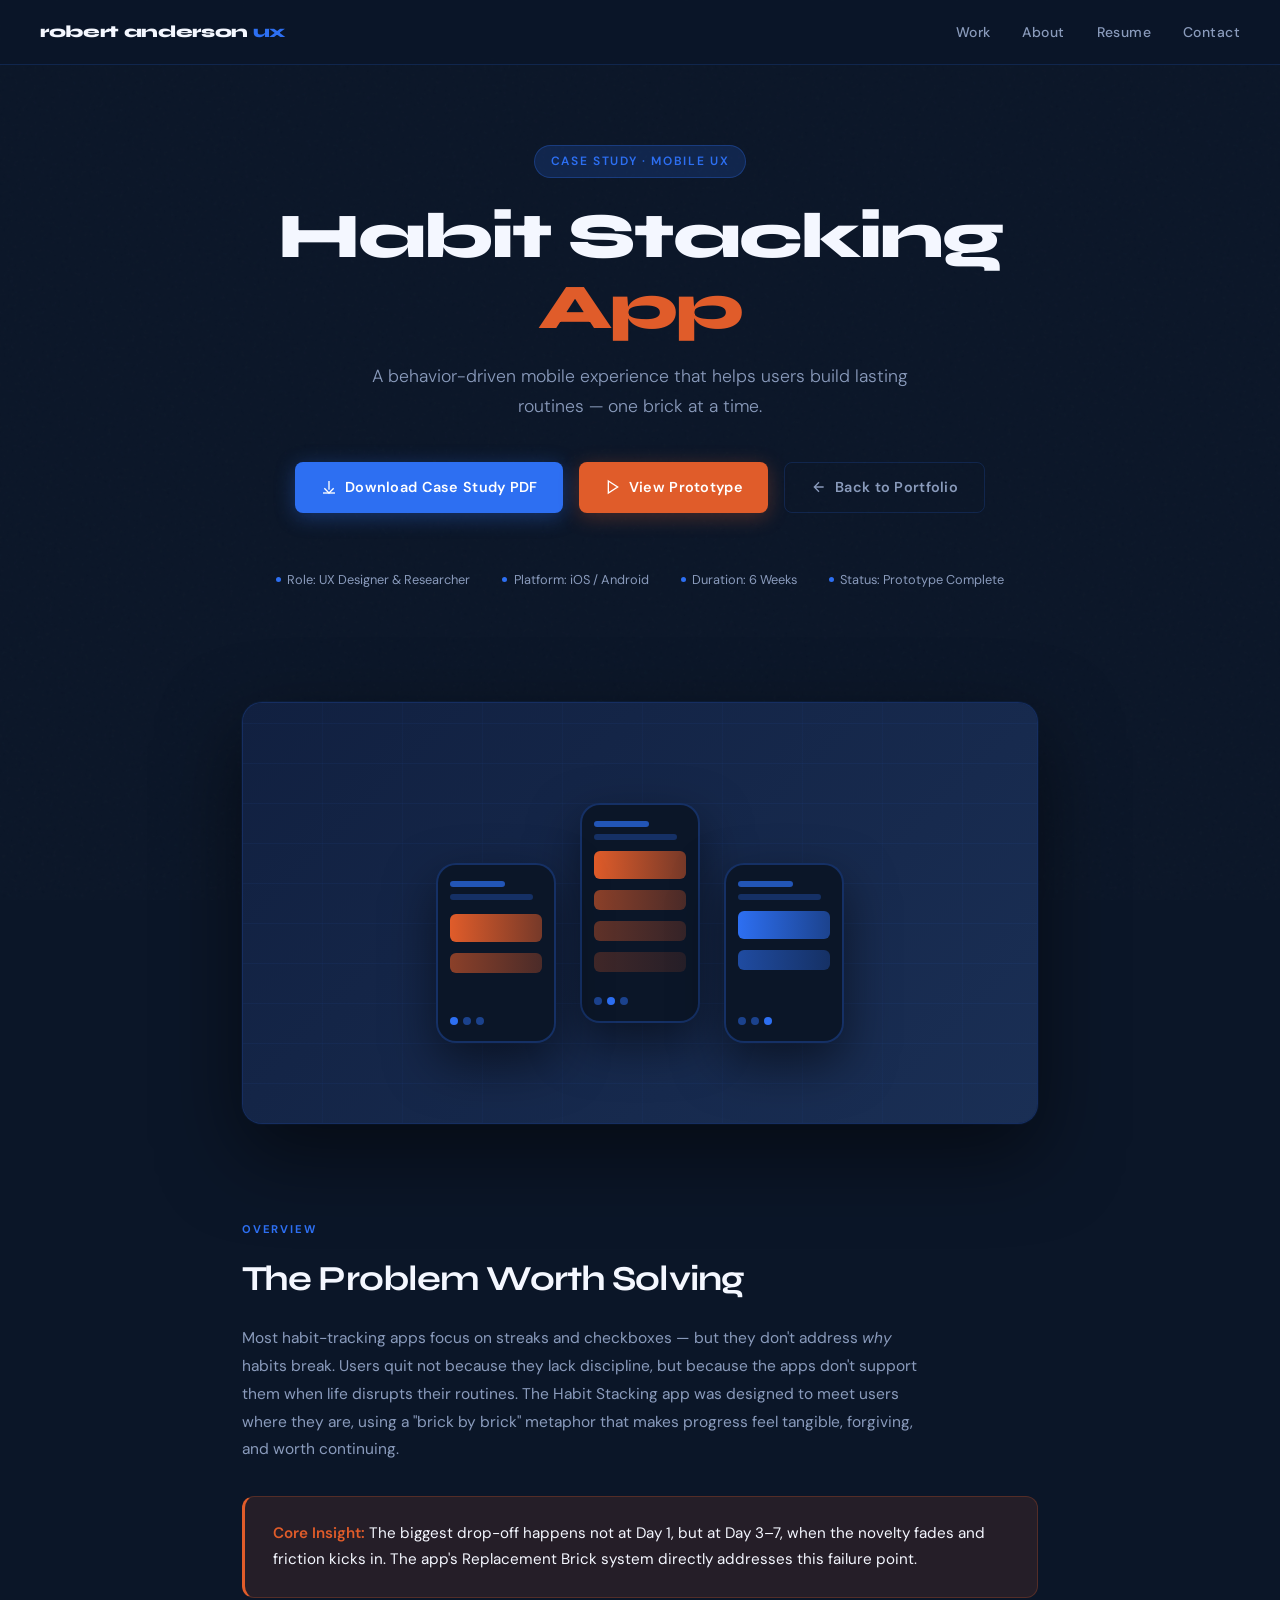
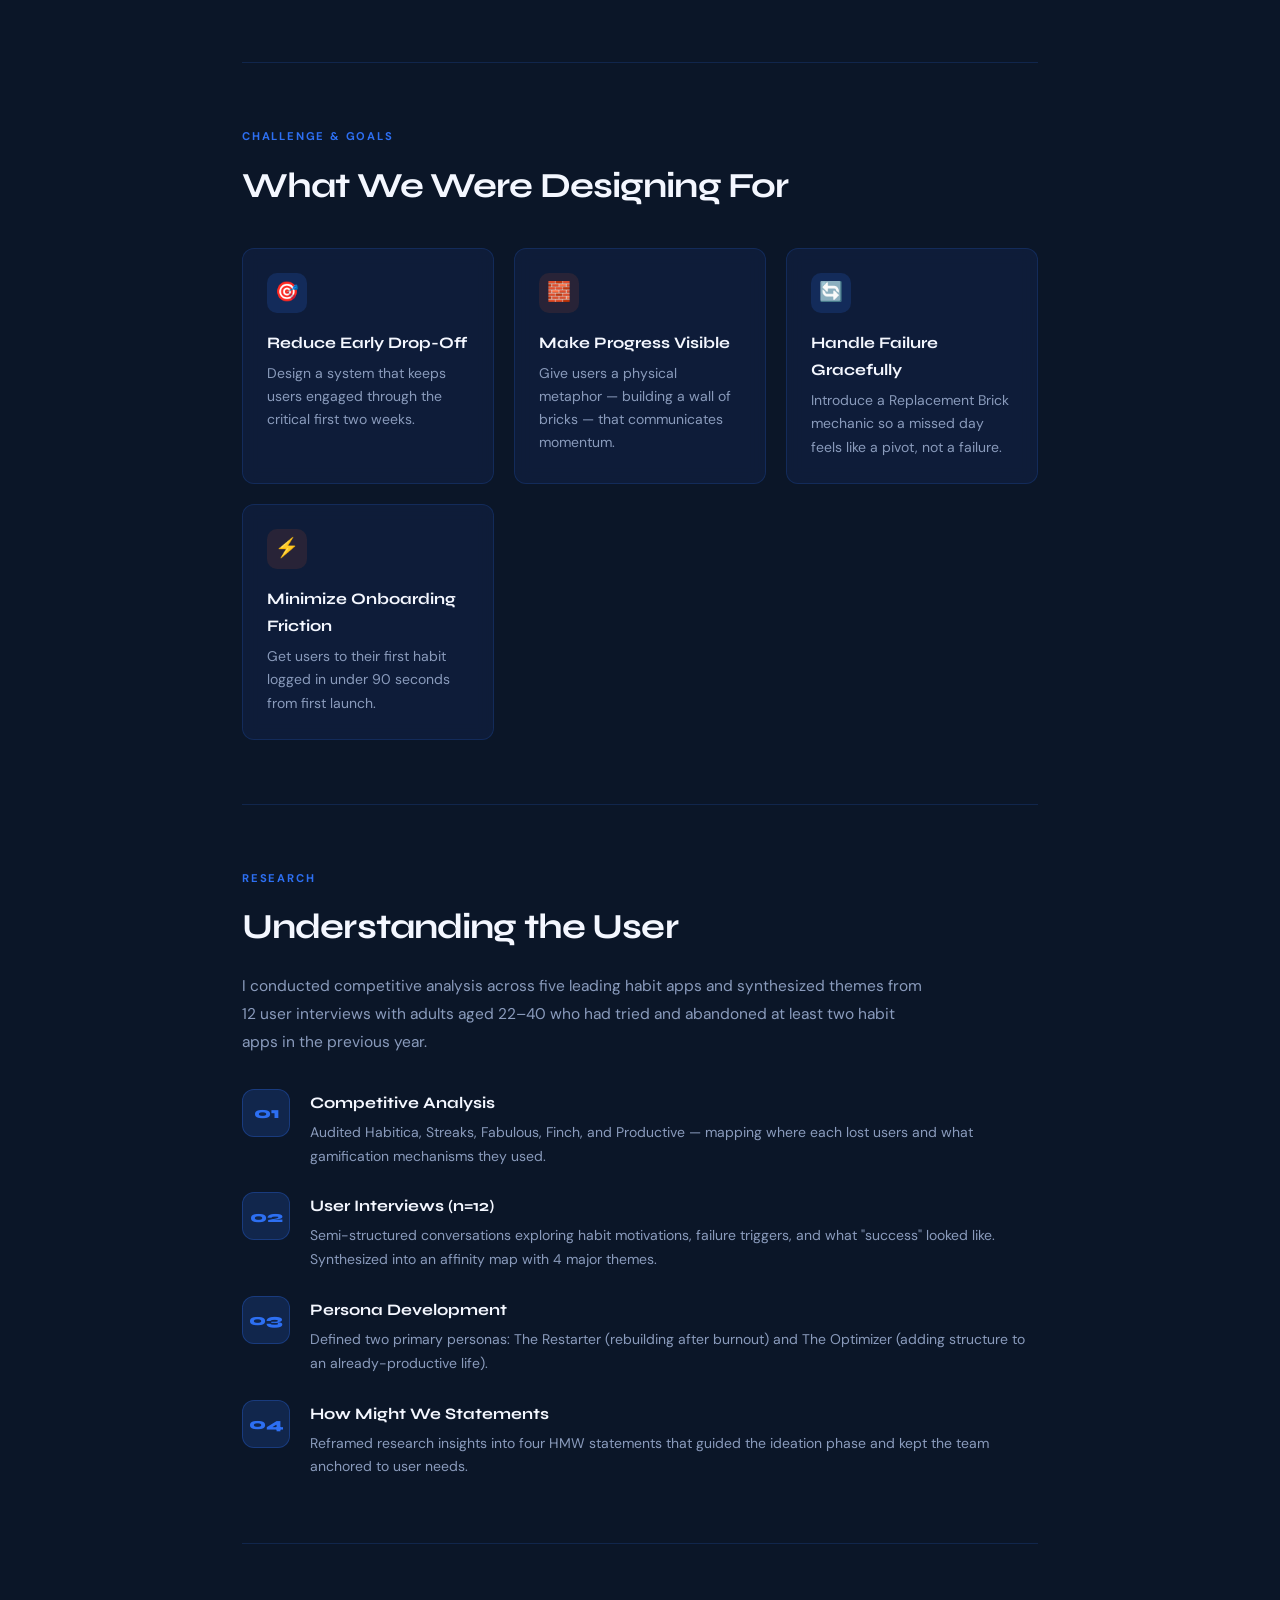
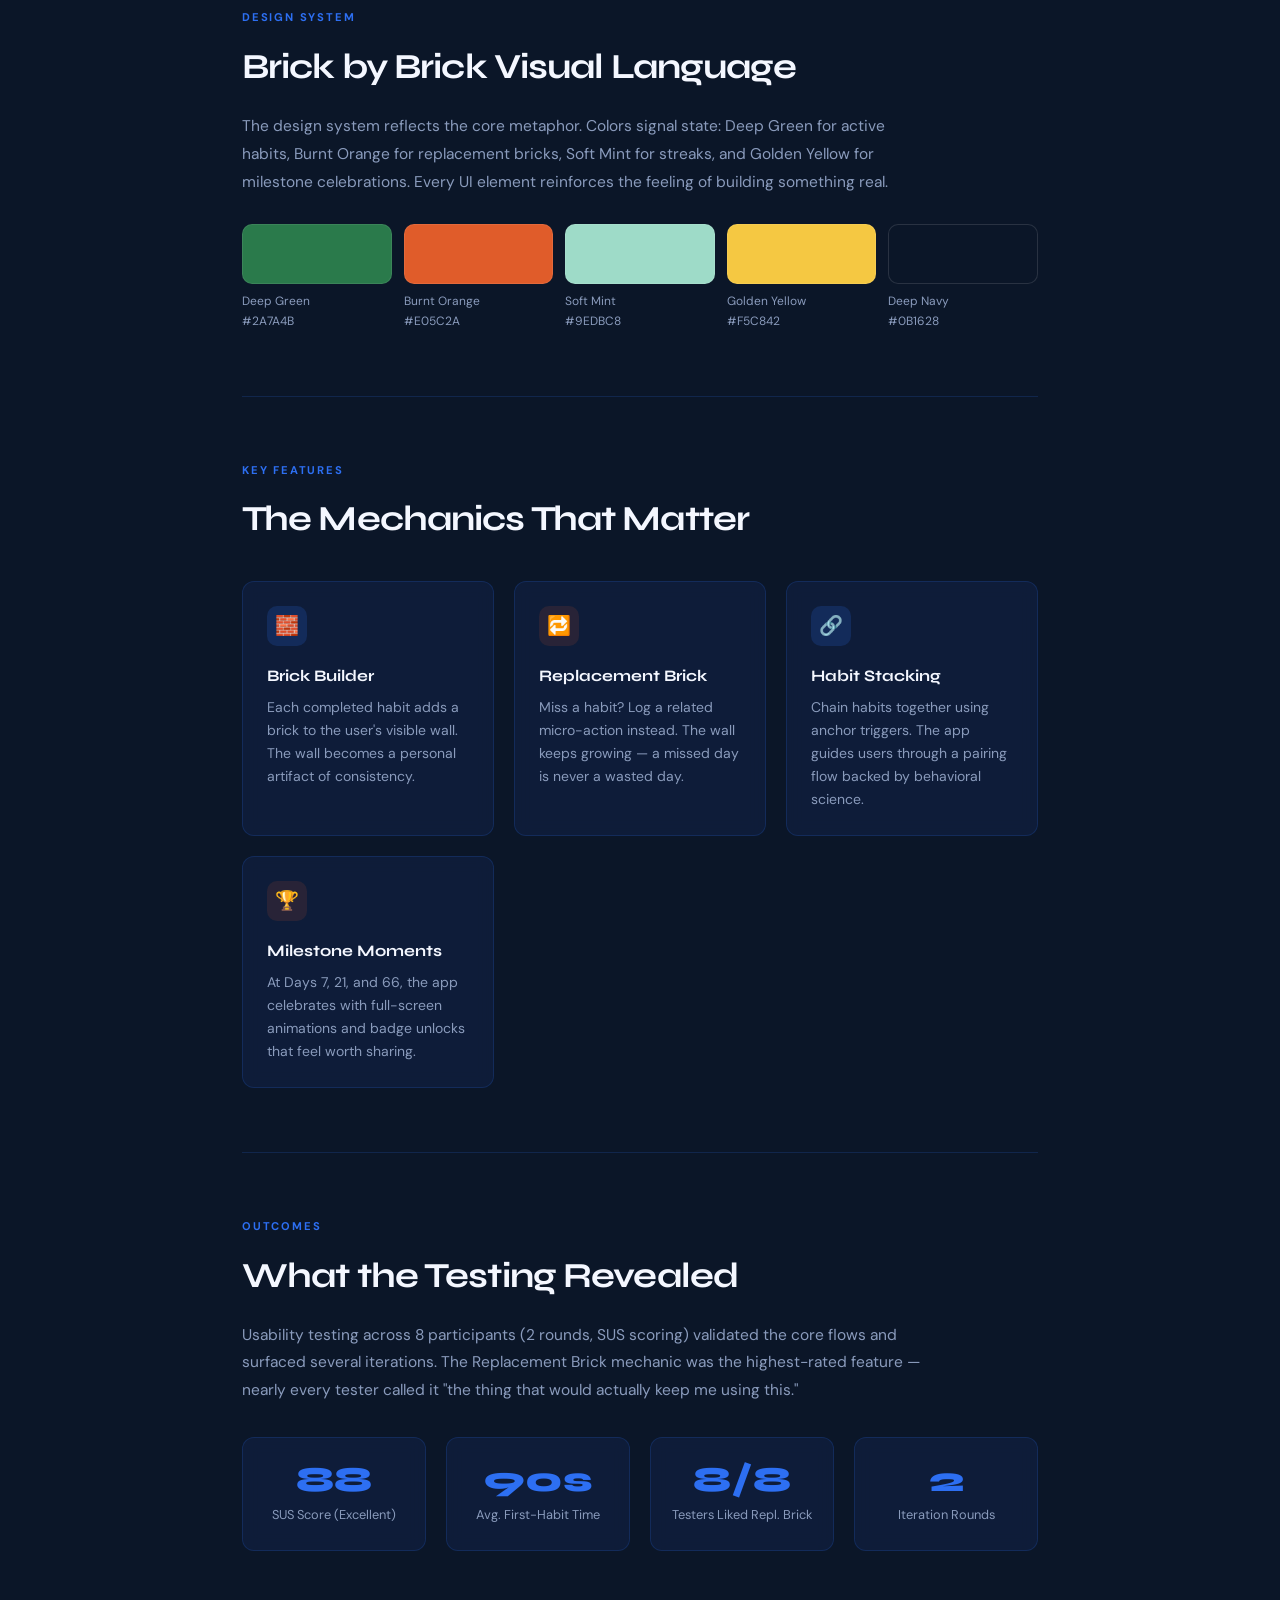
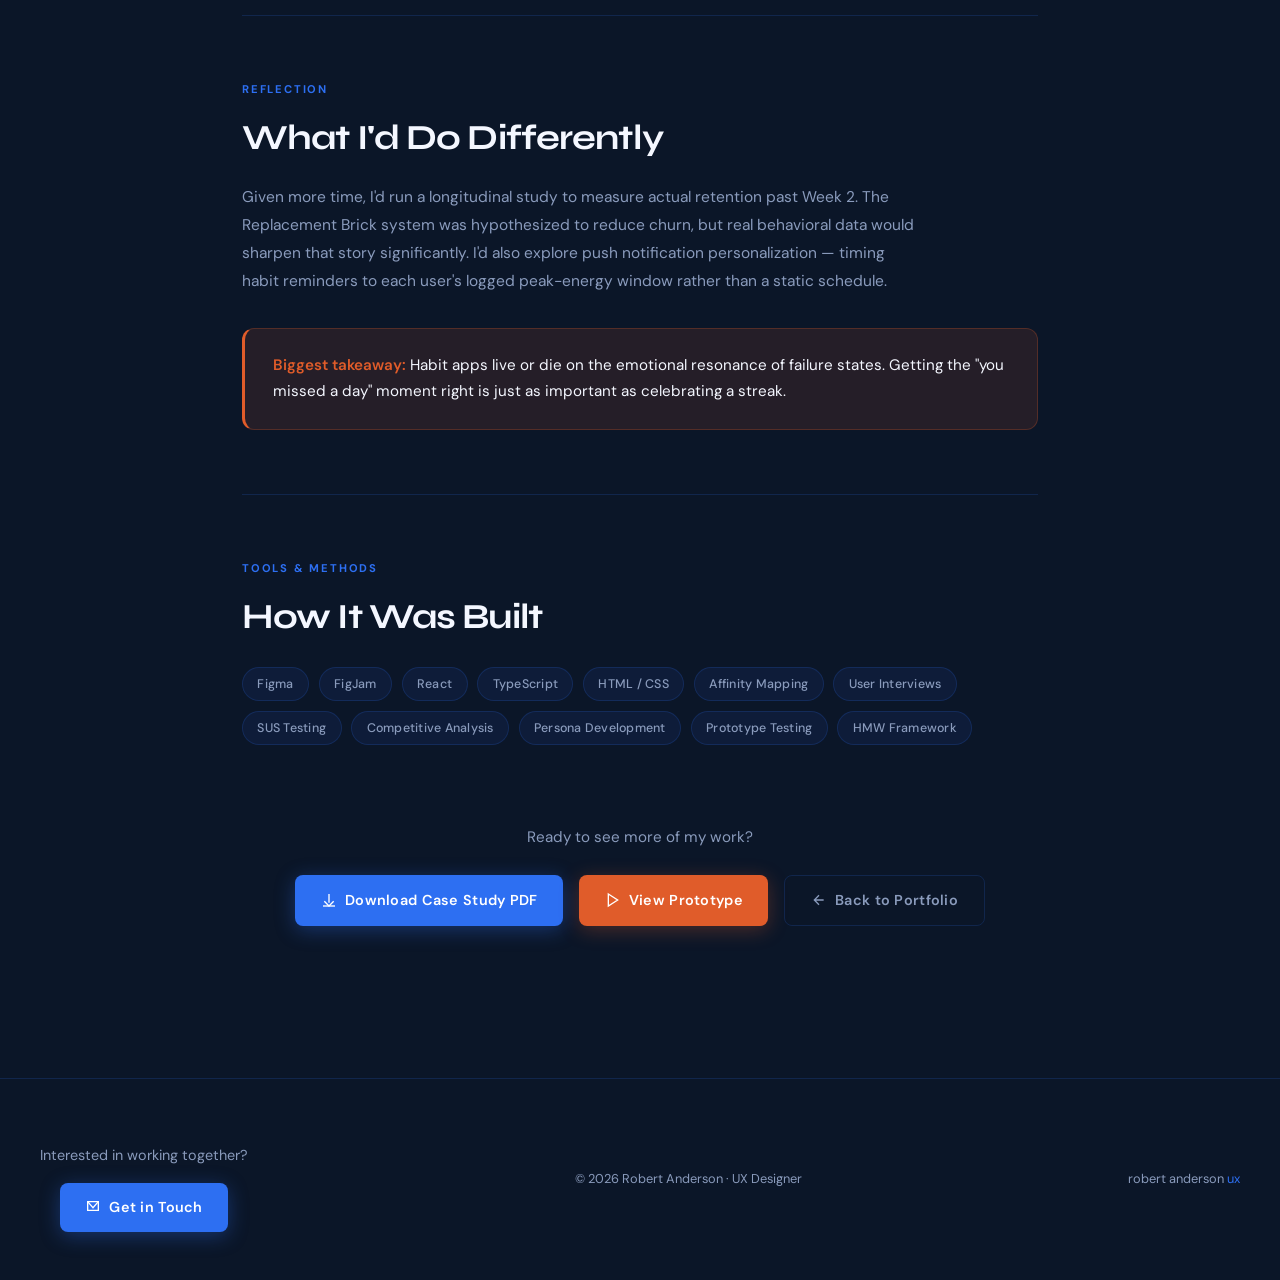
<file: habit-stacking.html>
<!DOCTYPE html>
<html lang="en">
<head>
  <meta charset="UTF-8" />
  <meta name="viewport" content="width=device-width, initial-scale=1.0" />
  <title>Habit Stacking · Robert Anderson UX</title>
  <link rel="preconnect" href="https://fonts.googleapis.com" />
  <link rel="preconnect" href="https://fonts.gstatic.com" crossorigin />
  <link href="https://fonts.googleapis.com/css2?family=Syne:wght@400;600;700;800&family=DM+Sans:ital,wght@0,300;0,400;0,500;1,300&display=swap" rel="stylesheet" />
  <style>
    /* ─── DESIGN TOKENS ─── */
    :root {
      --navy:        #0B1628;
      --navy-mid:    #112040;
      --navy-light:  #1A2F55;
      --electric:    #2D6FF2;
      --electric-glow: rgba(45, 111, 242, 0.18);
      --burnt:       #E05C2A;
      --burnt-light: rgba(224, 92, 42, 0.12);
      --white:       #F4F7FF;
      --muted:       #8A9BBC;
      --card-bg:     rgba(17, 32, 64, 0.7);
      --border:      rgba(45, 111, 242, 0.18);
      --font-display: 'Syne', sans-serif;
      --font-body:    'DM Sans', sans-serif;
      --radius:       12px;
      --radius-lg:    20px;
    }

    /* ─── RESET ─── */
    *, *::before, *::after { box-sizing: border-box; margin: 0; padding: 0; }
    html { scroll-behavior: smooth; }
    body {
      background-color: var(--navy);
      color: var(--white);
      font-family: var(--font-body);
      font-size: 1rem;
      line-height: 1.7;
      overflow-x: hidden;
    }
    img { display: block; max-width: 100%; }
    a { color: inherit; text-decoration: none; }

    /* ─── NOISE TEXTURE OVERLAY ─── */
    body::before {
      content: '';
      position: fixed;
      inset: 0;
      background-image: url("data:image/svg+xml,%3Csvg viewBox='0 0 256 256' xmlns='http://www.w3.org/2000/svg'%3E%3Cfilter id='noise'%3E%3CfeTurbulence type='fractalNoise' baseFrequency='0.9' numOctaves='4' stitchTiles='stitch'/%3E%3C/filter%3E%3Crect width='100%25' height='100%25' filter='url(%23noise)' opacity='0.04'/%3E%3C/svg%3E");
      pointer-events: none;
      z-index: 0;
      opacity: 0.5;
    }

    /* ─── NAV ─── */
    nav {
      position: sticky;
      top: 0;
      z-index: 100;
      display: flex;
      align-items: center;
      justify-content: space-between;
      padding: 1.1rem 2.5rem;
      background: rgba(11, 22, 40, 0.88);
      backdrop-filter: blur(14px);
      border-bottom: 1px solid var(--border);
    }
    .nav-logo {
      font-family: var(--font-display);
      font-weight: 800;
      font-size: 1.05rem;
      letter-spacing: -0.02em;
      color: var(--white);
    }
    .nav-logo span { color: var(--electric); }
    .nav-links {
      display: flex;
      gap: 2rem;
      list-style: none;
    }
    .nav-links a {
      font-size: 0.875rem;
      font-weight: 500;
      color: var(--muted);
      letter-spacing: 0.03em;
      transition: color 0.2s;
    }
    .nav-links a:hover { color: var(--white); }

    /* ─── HERO ─── */
    .hero {
      position: relative;
      z-index: 1;
      max-width: 900px;
      margin: 0 auto;
      padding: 5rem 2rem 3rem;
      text-align: center;
    }
    .hero-eyebrow {
      display: inline-block;
      font-size: 0.75rem;
      font-weight: 600;
      letter-spacing: 0.14em;
      text-transform: uppercase;
      color: var(--electric);
      background: var(--electric-glow);
      border: 1px solid rgba(45, 111, 242, 0.3);
      border-radius: 100px;
      padding: 0.35rem 1rem;
      margin-bottom: 1.5rem;
    }
    .hero h1 {
      font-family: var(--font-display);
      font-size: clamp(2.4rem, 6vw, 4rem);
      font-weight: 800;
      line-height: 1.1;
      letter-spacing: -0.03em;
      color: var(--white);
      margin-bottom: 1.2rem;
    }
    .hero h1 em {
      font-style: normal;
      color: var(--burnt);
    }
    .hero-sub {
      font-size: 1.1rem;
      color: var(--muted);
      max-width: 600px;
      margin: 0 auto 2.5rem;
      font-weight: 300;
    }

    /* ─── CTA BUTTONS ─── */
    .cta-group {
      display: flex;
      flex-wrap: wrap;
      gap: 1rem;
      justify-content: center;
      margin-bottom: 3.5rem;
    }
    .btn {
      display: inline-flex;
      align-items: center;
      gap: 0.5rem;
      font-family: var(--font-body);
      font-size: 0.9rem;
      font-weight: 600;
      letter-spacing: 0.02em;
      padding: 0.75rem 1.6rem;
      border-radius: 8px;
      cursor: pointer;
      border: none;
      transition: transform 0.18s ease, box-shadow 0.18s ease, background 0.18s ease;
      text-decoration: none;
    }
    .btn:hover { transform: translateY(-2px); }
    .btn-primary {
      background: var(--electric);
      color: #fff;
      box-shadow: 0 4px 20px rgba(45, 111, 242, 0.35);
    }
    .btn-primary:hover { box-shadow: 0 6px 28px rgba(45, 111, 242, 0.5); }
    .btn-accent {
      background: var(--burnt);
      color: #fff;
      box-shadow: 0 4px 20px rgba(224, 92, 42, 0.3);
    }
    .btn-accent:hover { box-shadow: 0 6px 28px rgba(224, 92, 42, 0.45); }
    .btn-outline {
      background: transparent;
      color: var(--muted);
      border: 1px solid var(--border);
    }
    .btn-outline:hover { color: var(--white); border-color: rgba(45, 111, 242, 0.5); }

    /* icon within btn */
    .btn svg { flex-shrink: 0; }

    /* ─── META STRIP ─── */
    .meta-strip {
      display: flex;
      flex-wrap: wrap;
      justify-content: center;
      gap: 0.5rem 2rem;
      font-size: 0.8rem;
      color: var(--muted);
      margin-bottom: 4rem;
    }
    .meta-strip span { display: flex; align-items: center; gap: 0.4rem; }
    .meta-dot {
      width: 5px; height: 5px;
      border-radius: 50%;
      background: var(--electric);
      display: inline-block;
    }

    /* ─── HERO IMAGE FRAME ─── */
    .hero-frame {
      position: relative;
      max-width: 860px;
      margin: 0 auto 6rem;
      z-index: 1;
      padding: 0 2rem;
    }
    .hero-frame-inner {
      border-radius: var(--radius-lg);
      overflow: hidden;
      border: 1px solid var(--border);
      background: var(--navy-mid);
      box-shadow: 0 30px 80px rgba(0,0,0,0.5), 0 0 0 1px rgba(45,111,242,0.08);
    }
    .hero-mockup {
      width: 100%;
      height: 420px;
      background: linear-gradient(135deg, var(--navy-mid) 0%, var(--navy-light) 100%);
      display: flex;
      align-items: center;
      justify-content: center;
      position: relative;
      overflow: hidden;
    }
    /* brick pattern */
    .hero-mockup::before {
      content: '';
      position: absolute;
      inset: 0;
      background-image:
        repeating-linear-gradient(
          0deg,
          transparent,
          transparent 39px,
          rgba(45,111,242,0.06) 39px,
          rgba(45,111,242,0.06) 40px
        ),
        repeating-linear-gradient(
          90deg,
          transparent,
          transparent 79px,
          rgba(45,111,242,0.04) 79px,
          rgba(45,111,242,0.04) 80px
        );
    }
    .mockup-phones {
      display: flex;
      align-items: flex-end;
      gap: 1.5rem;
      position: relative;
      z-index: 2;
    }
    .phone {
      width: 120px;
      border-radius: 20px;
      border: 2px solid rgba(45,111,242,0.3);
      background: var(--navy);
      overflow: hidden;
      box-shadow: 0 20px 50px rgba(0,0,0,0.5);
      transition: transform 0.4s ease;
    }
    .phone:hover { transform: translateY(-8px); }
    .phone-tall { height: 220px; }
    .phone-short { height: 180px; transform: translateY(20px); }
    .phone-inner {
      height: 100%;
      padding: 1rem 0.75rem;
      display: flex;
      flex-direction: column;
      gap: 0.4rem;
    }
    .p-bar { height: 6px; border-radius: 4px; background: var(--electric); opacity: 0.7; }
    .p-bar-sm { width: 60%; }
    .p-bar-lg { width: 90%; }
    .p-brick {
      height: 28px;
      border-radius: 6px;
      background: linear-gradient(90deg, var(--burnt) 0%, rgba(224,92,42,0.5) 100%);
      margin-top: 0.3rem;
    }
    .p-brick-sm { height: 20px; opacity: 0.6; }
    .p-dot-row {
      display: flex;
      gap: 0.3rem;
      margin-top: auto;
    }
    .p-dot {
      width: 8px; height: 8px;
      border-radius: 50%;
      background: var(--electric);
      opacity: 0.5;
    }
    .p-dot.active { opacity: 1; }

    /* ─── MAIN CONTENT ─── */
    .content-wrap {
      max-width: 860px;
      margin: 0 auto;
      padding: 0 2rem;
      position: relative;
      z-index: 1;
    }

    /* ─── SECTION LABEL ─── */
    .section-label {
      font-size: 0.7rem;
      font-weight: 700;
      letter-spacing: 0.16em;
      text-transform: uppercase;
      color: var(--electric);
      margin-bottom: 0.6rem;
    }
    .section-title {
      font-family: var(--font-display);
      font-size: clamp(1.5rem, 3vw, 2.2rem);
      font-weight: 700;
      letter-spacing: -0.025em;
      color: var(--white);
      margin-bottom: 1rem;
    }
    .section-body {
      color: var(--muted);
      font-size: 0.97rem;
      line-height: 1.8;
      max-width: 680px;
    }

    /* ─── DIVIDER ─── */
    .divider {
      height: 1px;
      background: var(--border);
      margin: 4rem 0;
    }

    /* ─── CARDS GRID ─── */
    .cards-grid {
      display: grid;
      grid-template-columns: repeat(auto-fit, minmax(240px, 1fr));
      gap: 1.25rem;
      margin-top: 2rem;
    }
    .card {
      background: var(--card-bg);
      border: 1px solid var(--border);
      border-radius: var(--radius);
      padding: 1.5rem;
      backdrop-filter: blur(8px);
      transition: border-color 0.2s, transform 0.2s;
    }
    .card:hover {
      border-color: rgba(45, 111, 242, 0.4);
      transform: translateY(-3px);
    }
    .card-icon {
      width: 40px; height: 40px;
      border-radius: 10px;
      display: flex; align-items: center; justify-content: center;
      margin-bottom: 1rem;
      font-size: 1.2rem;
    }
    .card-icon-blue { background: var(--electric-glow); }
    .card-icon-burnt { background: var(--burnt-light); }
    .card h3 {
      font-family: var(--font-display);
      font-size: 1rem;
      font-weight: 700;
      color: var(--white);
      margin-bottom: 0.4rem;
    }
    .card p {
      font-size: 0.875rem;
      color: var(--muted);
      line-height: 1.65;
    }

    /* ─── PROCESS STEPS ─── */
    .process-list { margin-top: 2rem; display: flex; flex-direction: column; gap: 1.5rem; }
    .process-step {
      display: grid;
      grid-template-columns: 48px 1fr;
      gap: 1.25rem;
      align-items: start;
    }
    .step-num {
      width: 48px; height: 48px;
      border-radius: 12px;
      background: var(--electric-glow);
      border: 1px solid rgba(45,111,242,0.3);
      display: flex; align-items: center; justify-content: center;
      font-family: var(--font-display);
      font-size: 1rem;
      font-weight: 800;
      color: var(--electric);
      flex-shrink: 0;
    }
    .step-content h4 {
      font-family: var(--font-display);
      font-size: 1rem;
      font-weight: 700;
      color: var(--white);
      margin-bottom: 0.3rem;
    }
    .step-content p { font-size: 0.875rem; color: var(--muted); }

    /* ─── INSIGHT CALLOUT ─── */
    .insight-box {
      background: var(--burnt-light);
      border: 1px solid rgba(224, 92, 42, 0.25);
      border-left: 3px solid var(--burnt);
      border-radius: var(--radius);
      padding: 1.5rem 1.75rem;
      margin: 2rem 0;
      font-size: 0.95rem;
      color: var(--white);
      line-height: 1.7;
    }
    .insight-box strong { color: var(--burnt); font-weight: 600; }

    /* ─── OUTCOMES GRID ─── */
    .outcomes-grid {
      display: grid;
      grid-template-columns: repeat(auto-fit, minmax(160px, 1fr));
      gap: 1.25rem;
      margin-top: 2rem;
    }
    .outcome-card {
      background: var(--card-bg);
      border: 1px solid var(--border);
      border-radius: var(--radius);
      padding: 1.5rem 1.25rem;
      text-align: center;
      backdrop-filter: blur(8px);
    }
    .outcome-num {
      font-family: var(--font-display);
      font-size: 2.2rem;
      font-weight: 800;
      color: var(--electric);
      line-height: 1;
      margin-bottom: 0.4rem;
    }
    .outcome-label { font-size: 0.8rem; color: var(--muted); }

    /* ─── TOOLS PILLS ─── */
    .tools-list {
      display: flex;
      flex-wrap: wrap;
      gap: 0.6rem;
      margin-top: 1.25rem;
    }
    .pill {
      font-size: 0.78rem;
      font-weight: 500;
      padding: 0.35rem 0.9rem;
      border-radius: 100px;
      background: var(--card-bg);
      border: 1px solid var(--border);
      color: var(--muted);
      letter-spacing: 0.02em;
    }

    /* ─── BOTTOM CTA ─── */
    .bottom-cta {
      text-align: center;
      padding: 5rem 2rem 6rem;
      position: relative;
      z-index: 1;
    }
    .bottom-cta p {
      color: var(--muted);
      margin-bottom: 1.5rem;
      font-size: 0.95rem;
    }

    /* ─── FOOTER ─── */
    footer {
      border-top: 1px solid var(--border);
      padding: 2rem 2.5rem;
      display: flex;
      justify-content: space-between;
      align-items: center;
      font-size: 0.8rem;
      color: var(--muted);
      position: relative;
      z-index: 1;
    }

    /* ─── FADE IN ANIMATION ─── */
    @keyframes fadeUp {
      from { opacity: 0; transform: translateY(24px); }
      to   { opacity: 1; transform: translateY(0); }
    }
    .fade-up {
      animation: fadeUp 0.7s ease both;
    }
    .fade-up-1 { animation-delay: 0.1s; }
    .fade-up-2 { animation-delay: 0.22s; }
    .fade-up-3 { animation-delay: 0.34s; }
    .fade-up-4 { animation-delay: 0.46s; }

    /* ─── RESPONSIVE ─── */
    @media (max-width: 640px) {
      nav { padding: 1rem 1.25rem; }
      .nav-links { gap: 1.2rem; }
      .hero { padding: 3.5rem 1.25rem 2rem; }
      .content-wrap { padding: 0 1.25rem; }
      .hero-frame { padding: 0 1.25rem; }
      footer { flex-direction: column; gap: 0.75rem; text-align: center; }
      .mockup-phones { gap: 1rem; }
      .phone { width: 96px; }
    }
  </style>
</head>
<body>

  <!-- ─── NAV ─── -->
  <nav>
    <a href="index.html" class="nav-logo">robert anderson <span>ux</span></a>
    <ul class="nav-links">
      <li><a href="index.html#work">Work</a></li>
      <li><a href="index.html#about">About</a></li>
      <li><a href="index.html#resume">Resume</a></li>
      <li><a href="index.html#contact">Contact</a></li>
    </ul>
  </nav>

  <!-- ─── HERO ─── -->
  <section class="hero">
    <div class="hero-eyebrow fade-up fade-up-1">Case Study · Mobile UX</div>
    <h1 class="fade-up fade-up-2">Habit Stacking <em>App</em></h1>
    <p class="hero-sub fade-up fade-up-3">
      A behavior-driven mobile experience that helps users build lasting routines —
      one brick at a time.
    </p>
    <div class="cta-group fade-up fade-up-4">
      <!-- Download PDF: update href to your actual PDF path -->
      <a href="habit-stacking-portfolio.pdf" download class="btn btn-primary">
        <svg width="16" height="16" fill="none" stroke="currentColor" stroke-width="2" viewBox="0 0 24 24"><path d="M12 3v13M5 14l7 7 7-7"/><path d="M3 21h18"/></svg>
        Download Case Study PDF
      </a>
      <a href="https://www.figma.com/make/xKV1dRxRbEqyvW3PDHMglJ/Habit-Stacking-App?p=f&t=L27trNGNlG98WnLS-0&fullscreen=1" target="_blank" class="btn btn-accent">
        <svg width="16" height="16" fill="none" stroke="currentColor" stroke-width="2" viewBox="0 0 24 24"><polygon points="5 3 19 12 5 21 5 3"/></svg>
        View Prototype
      </a>
      <a href="index.html" class="btn btn-outline">
        <svg width="16" height="16" fill="none" stroke="currentColor" stroke-width="2" viewBox="0 0 24 24"><path d="M19 12H5M12 5l-7 7 7 7"/></svg>
        Back to Portfolio
      </a>
    </div>
    <div class="meta-strip fade-up fade-up-4">
      <span><span class="meta-dot"></span> Role: UX Designer &amp; Researcher</span>
      <span><span class="meta-dot"></span> Platform: iOS / Android</span>
      <span><span class="meta-dot"></span> Duration: 6 Weeks</span>
      <span><span class="meta-dot"></span> Status: Prototype Complete</span>
    </div>
  </section>

  <!-- ─── HERO MOCKUP FRAME ─── -->
  <div class="hero-frame fade-up fade-up-4">
    <div class="hero-frame-inner">
      <div class="hero-mockup">
        <div class="mockup-phones">
          <!-- Phone 1 -->
          <div class="phone phone-short">
            <div class="phone-inner">
              <div class="p-bar p-bar-sm"></div>
              <div class="p-bar p-bar-lg" style="opacity:0.3;"></div>
              <div class="p-brick" style="margin-top:0.5rem;"></div>
              <div class="p-brick p-brick-sm"></div>
              <div class="p-dot-row">
                <div class="p-dot active"></div>
                <div class="p-dot"></div>
                <div class="p-dot"></div>
              </div>
            </div>
          </div>
          <!-- Phone 2 (center, tallest) -->
          <div class="phone phone-tall">
            <div class="phone-inner">
              <div class="p-bar p-bar-sm"></div>
              <div class="p-bar p-bar-lg" style="opacity:0.3;"></div>
              <div class="p-brick"></div>
              <div class="p-brick p-brick-sm"></div>
              <div class="p-brick p-brick-sm" style="opacity:0.4;"></div>
              <div class="p-brick p-brick-sm" style="opacity:0.25;"></div>
              <div class="p-dot-row">
                <div class="p-dot"></div>
                <div class="p-dot active"></div>
                <div class="p-dot"></div>
              </div>
            </div>
          </div>
          <!-- Phone 3 -->
          <div class="phone phone-short">
            <div class="phone-inner">
              <div class="p-bar p-bar-sm"></div>
              <div class="p-bar p-bar-lg" style="opacity:0.3;"></div>
              <div class="p-brick" style="background: linear-gradient(90deg, var(--electric) 0%, rgba(45,111,242,0.5) 100%);"></div>
              <div class="p-brick p-brick-sm" style="background: linear-gradient(90deg, var(--electric) 0%, rgba(45,111,242,0.5) 100%); opacity:0.6;"></div>
              <div class="p-dot-row">
                <div class="p-dot"></div>
                <div class="p-dot"></div>
                <div class="p-dot active"></div>
              </div>
            </div>
          </div>
        </div>
      </div>
    </div>
  </div>

  <!-- ─── MAIN CONTENT ─── -->
  <div class="content-wrap">

    <!-- Overview -->
    <section>
      <div class="section-label">Overview</div>
      <h2 class="section-title">The Problem Worth Solving</h2>
      <p class="section-body">
        Most habit-tracking apps focus on streaks and checkboxes — but they don't address
        <em>why</em> habits break. Users quit not because they lack discipline, but because
        the apps don't support them when life disrupts their routines. The Habit Stacking app
        was designed to meet users where they are, using a "brick by brick" metaphor that
        makes progress feel tangible, forgiving, and worth continuing.
      </p>

      <div class="insight-box">
        <strong>Core Insight:</strong> The biggest drop-off happens not at Day 1, but at Day 3–7,
        when the novelty fades and friction kicks in. The app's Replacement Brick system directly
        addresses this failure point.
      </div>
    </section>

    <div class="divider"></div>

    <!-- Challenge + Goals -->
    <section>
      <div class="section-label">Challenge &amp; Goals</div>
      <h2 class="section-title">What We Were Designing For</h2>
      <div class="cards-grid">
        <div class="card">
          <div class="card-icon card-icon-blue">🎯</div>
          <h3>Reduce Early Drop-Off</h3>
          <p>Design a system that keeps users engaged through the critical first two weeks.</p>
        </div>
        <div class="card">
          <div class="card-icon card-icon-burnt">🧱</div>
          <h3>Make Progress Visible</h3>
          <p>Give users a physical metaphor — building a wall of bricks — that communicates momentum.</p>
        </div>
        <div class="card">
          <div class="card-icon card-icon-blue">🔄</div>
          <h3>Handle Failure Gracefully</h3>
          <p>Introduce a Replacement Brick mechanic so a missed day feels like a pivot, not a failure.</p>
        </div>
        <div class="card">
          <div class="card-icon card-icon-burnt">⚡</div>
          <h3>Minimize Onboarding Friction</h3>
          <p>Get users to their first habit logged in under 90 seconds from first launch.</p>
        </div>
      </div>
    </section>

    <div class="divider"></div>

    <!-- Research -->
    <section>
      <div class="section-label">Research</div>
      <h2 class="section-title">Understanding the User</h2>
      <p class="section-body">
        I conducted competitive analysis across five leading habit apps and synthesized
        themes from 12 user interviews with adults aged 22–40 who had tried and abandoned
        at least two habit apps in the previous year.
      </p>
      <div class="process-list" style="margin-top: 2rem;">
        <div class="process-step">
          <div class="step-num">01</div>
          <div class="step-content">
            <h4>Competitive Analysis</h4>
            <p>Audited Habitica, Streaks, Fabulous, Finch, and Productive — mapping where each lost users and what gamification mechanisms they used.</p>
          </div>
        </div>
        <div class="process-step">
          <div class="step-num">02</div>
          <div class="step-content">
            <h4>User Interviews (n=12)</h4>
            <p>Semi-structured conversations exploring habit motivations, failure triggers, and what "success" looked like. Synthesized into an affinity map with 4 major themes.</p>
          </div>
        </div>
        <div class="process-step">
          <div class="step-num">03</div>
          <div class="step-content">
            <h4>Persona Development</h4>
            <p>Defined two primary personas: The Restarter (rebuilding after burnout) and The Optimizer (adding structure to an already-productive life).</p>
          </div>
        </div>
        <div class="process-step">
          <div class="step-num">04</div>
          <div class="step-content">
            <h4>How Might We Statements</h4>
            <p>Reframed research insights into four HMW statements that guided the ideation phase and kept the team anchored to user needs.</p>
          </div>
        </div>
      </div>
    </section>

    <div class="divider"></div>

    <!-- Design System -->
    <section>
      <div class="section-label">Design System</div>
      <h2 class="section-title">Brick by Brick Visual Language</h2>
      <p class="section-body">
        The design system reflects the core metaphor. Colors signal state: Deep Green for
        active habits, Burnt Orange for replacement bricks, Soft Mint for streaks, and
        Golden Yellow for milestone celebrations. Every UI element reinforces the feeling
        of building something real.
      </p>

      <!-- Color palette display -->
      <div style="display:flex; flex-wrap:wrap; gap:0.75rem; margin-top:1.75rem;">
        <div style="flex:1; min-width:100px;">
          <div style="height:60px; border-radius:10px; background:#2A7A4B; border:1px solid rgba(255,255,255,0.08);"></div>
          <p style="font-size:0.75rem; color:var(--muted); margin-top:0.4rem;">Deep Green<br>#2A7A4B</p>
        </div>
        <div style="flex:1; min-width:100px;">
          <div style="height:60px; border-radius:10px; background:#E05C2A; border:1px solid rgba(255,255,255,0.08);"></div>
          <p style="font-size:0.75rem; color:var(--muted); margin-top:0.4rem;">Burnt Orange<br>#E05C2A</p>
        </div>
        <div style="flex:1; min-width:100px;">
          <div style="height:60px; border-radius:10px; background:#9EDBC8; border:1px solid rgba(255,255,255,0.08);"></div>
          <p style="font-size:0.75rem; color:var(--muted); margin-top:0.4rem;">Soft Mint<br>#9EDBC8</p>
        </div>
        <div style="flex:1; min-width:100px;">
          <div style="height:60px; border-radius:10px; background:#F5C842; border:1px solid rgba(255,255,255,0.08);"></div>
          <p style="font-size:0.75rem; color:var(--muted); margin-top:0.4rem;">Golden Yellow<br>#F5C842</p>
        </div>
        <div style="flex:1; min-width:100px;">
          <div style="height:60px; border-radius:10px; background:#0B1628; border:1px solid rgba(255,255,255,0.12);"></div>
          <p style="font-size:0.75rem; color:var(--muted); margin-top:0.4rem;">Deep Navy<br>#0B1628</p>
        </div>
      </div>
    </section>

    <div class="divider"></div>

    <!-- Key Features -->
    <section>
      <div class="section-label">Key Features</div>
      <h2 class="section-title">The Mechanics That Matter</h2>
      <div class="cards-grid">
        <div class="card">
          <div class="card-icon card-icon-blue">🧱</div>
          <h3>Brick Builder</h3>
          <p>Each completed habit adds a brick to the user's visible wall. The wall becomes a personal artifact of consistency.</p>
        </div>
        <div class="card">
          <div class="card-icon card-icon-burnt">🔁</div>
          <h3>Replacement Brick</h3>
          <p>Miss a habit? Log a related micro-action instead. The wall keeps growing — a missed day is never a wasted day.</p>
        </div>
        <div class="card">
          <div class="card-icon card-icon-blue">🔗</div>
          <h3>Habit Stacking</h3>
          <p>Chain habits together using anchor triggers. The app guides users through a pairing flow backed by behavioral science.</p>
        </div>
        <div class="card">
          <div class="card-icon card-icon-burnt">🏆</div>
          <h3>Milestone Moments</h3>
          <p>At Days 7, 21, and 66, the app celebrates with full-screen animations and badge unlocks that feel worth sharing.</p>
        </div>
      </div>
    </section>

    <div class="divider"></div>

    <!-- Outcomes -->
    <section>
      <div class="section-label">Outcomes</div>
      <h2 class="section-title">What the Testing Revealed</h2>
      <p class="section-body">
        Usability testing across 8 participants (2 rounds, SUS scoring) validated the core
        flows and surfaced several iterations. The Replacement Brick mechanic was the
        highest-rated feature — nearly every tester called it "the thing that would actually
        keep me using this."
      </p>
      <div class="outcomes-grid">
        <div class="outcome-card">
          <div class="outcome-num">88</div>
          <div class="outcome-label">SUS Score (Excellent)</div>
        </div>
        <div class="outcome-card">
          <div class="outcome-num">90s</div>
          <div class="outcome-label">Avg. First-Habit Time</div>
        </div>
        <div class="outcome-card">
          <div class="outcome-num">8/8</div>
          <div class="outcome-label">Testers Liked Repl. Brick</div>
        </div>
        <div class="outcome-card">
          <div class="outcome-num">2</div>
          <div class="outcome-label">Iteration Rounds</div>
        </div>
      </div>
    </section>

    <div class="divider"></div>

    <!-- Reflection -->
    <section>
      <div class="section-label">Reflection</div>
      <h2 class="section-title">What I'd Do Differently</h2>
      <p class="section-body">
        Given more time, I'd run a longitudinal study to measure actual retention past Week 2.
        The Replacement Brick system was hypothesized to reduce churn, but real behavioral data
        would sharpen that story significantly. I'd also explore push notification personalization
        — timing habit reminders to each user's logged peak-energy window rather than a static
        schedule.
      </p>

      <div class="insight-box" style="margin-top:2rem;">
        <strong>Biggest takeaway:</strong> Habit apps live or die on the emotional resonance of
        failure states. Getting the "you missed a day" moment right is just as important as
        celebrating a streak.
      </div>
    </section>

    <div class="divider"></div>

    <!-- Tools -->
    <section>
      <div class="section-label">Tools &amp; Methods</div>
      <h2 class="section-title">How It Was Built</h2>
      <div class="tools-list">
        <span class="pill">Figma</span>
        <span class="pill">FigJam</span>
        <span class="pill">React</span>
        <span class="pill">TypeScript</span>
        <span class="pill">HTML / CSS</span>
        <span class="pill">Affinity Mapping</span>
        <span class="pill">User Interviews</span>
        <span class="pill">SUS Testing</span>
        <span class="pill">Competitive Analysis</span>
        <span class="pill">Persona Development</span>
        <span class="pill">Prototype Testing</span>
        <span class="pill">HMW Framework</span>
      </div>
    </section>

  </div><!-- /content-wrap -->

  <!-- ─── BOTTOM CTA ─── -->
  <div class="bottom-cta">
    <p>Ready to see more of my work?</p>
    <div class="cta-group">
      <a href="habit-stacking-portfolio.pdf" download class="btn btn-primary">
        <svg width="16" height="16" fill="none" stroke="currentColor" stroke-width="2" viewBox="0 0 24 24"><path d="M12 3v13M5 14l7 7 7-7"/><path d="M3 21h18"/></svg>
        Download Case Study PDF
      </a>
      <a href="https://www.figma.com/make/xKV1dRxRbEqyvW3PDHMglJ/Habit-Stacking-App?p=f&fullscreen=1" target="_blank" class="btn btn-accent">
        <svg width="16" height="16" fill="none" stroke="currentColor" stroke-width="2" viewBox="0 0 24 24"><polygon points="5 3 19 12 5 21 5 3"/></svg>
        View Prototype
      </a>
      <a href="index.html" class="btn btn-outline">
        <svg width="16" height="16" fill="none" stroke="currentColor" stroke-width="2" viewBox="0 0 24 24"><path d="M19 12H5M12 5l-7 7 7 7"/></svg>
        Back to Portfolio
      </a>
    </div>
  </div>

  <!-- ─── FOOTER ─── -->
  <footer>
     
<div style="text-align:center; padding: 2rem 0 1rem;">
  <p style="font-size:0.9rem; color:var(--muted); margin-bottom:1rem;">
    Interested in working together?
  </p>
  <a href="index.html#contact" class="btn btn-primary">
    <svg width="16" height="16" fill="none" stroke="currentColor" stroke-width="2" viewBox="0 0 24 24">
      <path d="M4 4h16v13H4z"/><path d="M4 4l8 9 8-9"/>
    </svg>
    Get in Touch
  </a>
</div>
 
    <span>© 2026 Robert Anderson · UX Designer</span>
    <span>robert anderson <span style="color:var(--electric);">ux</span></span>
  </footer>

</body>
</html>
</file>
